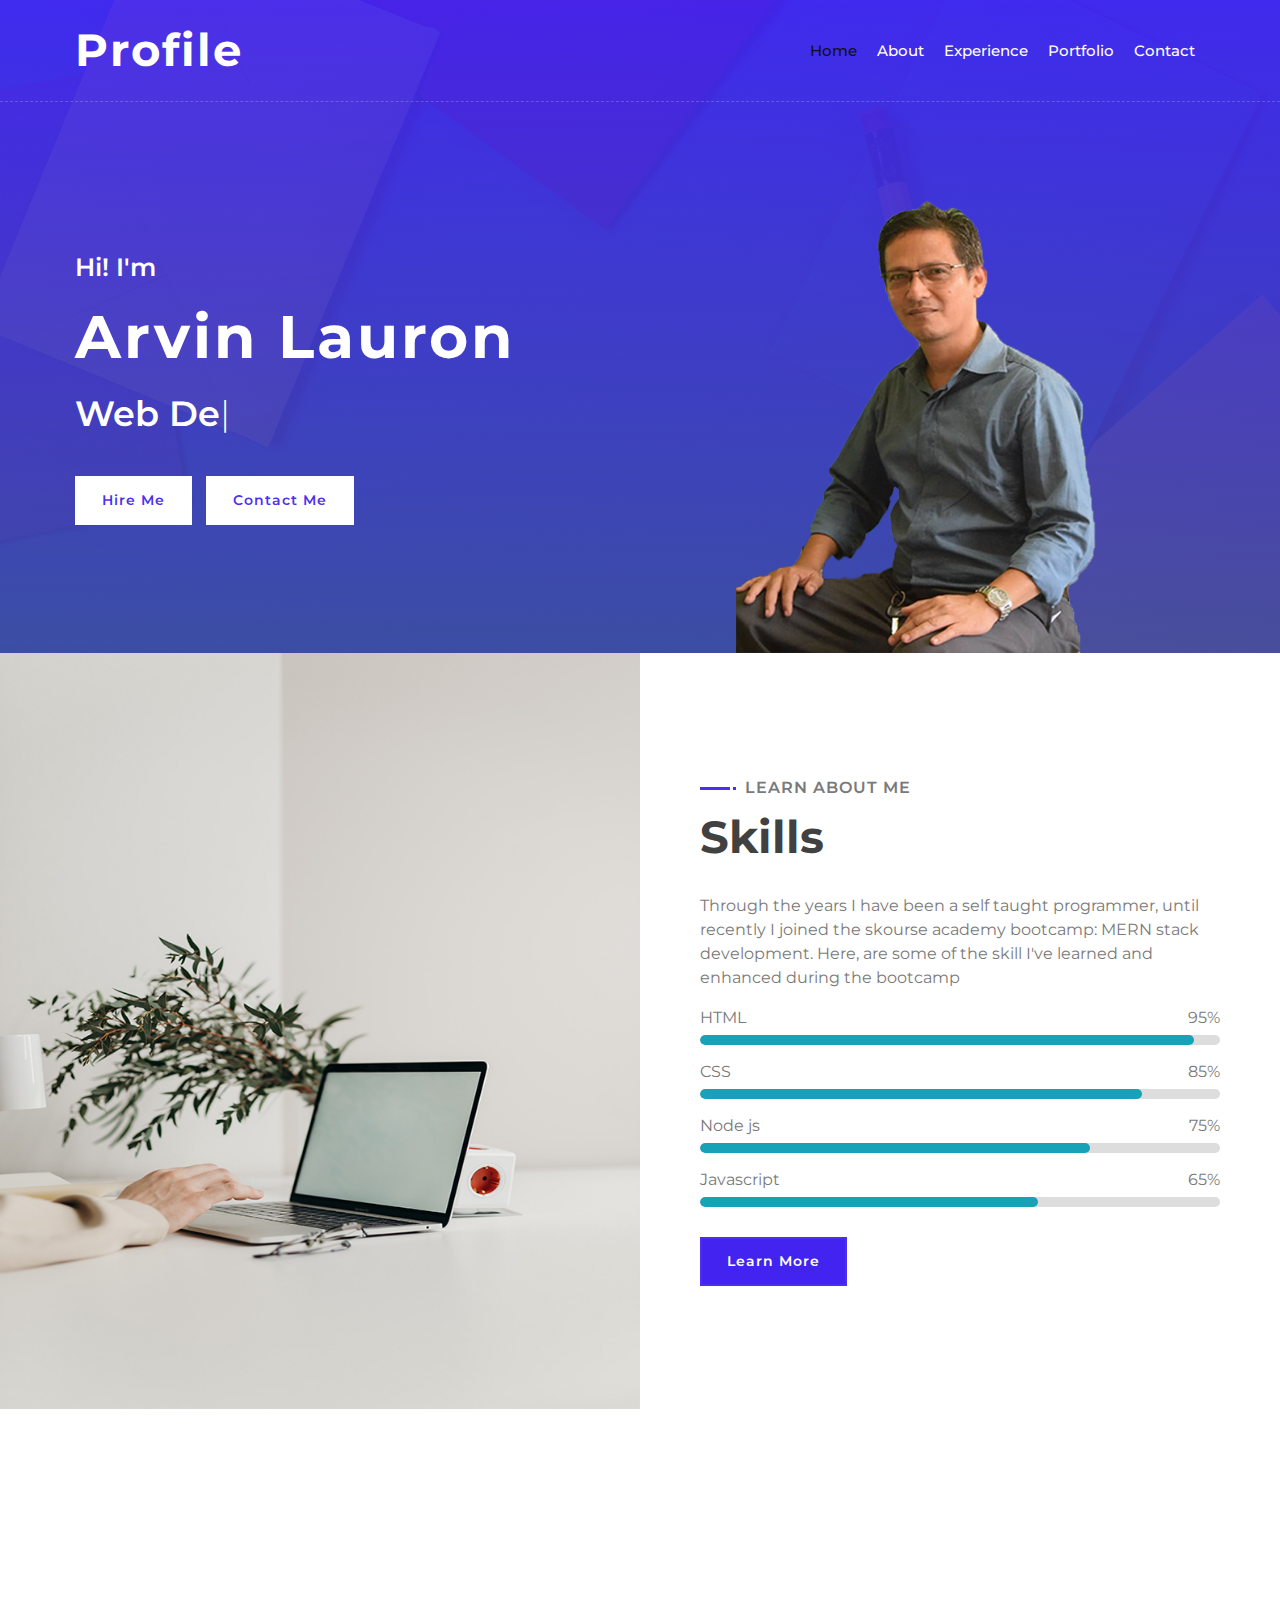
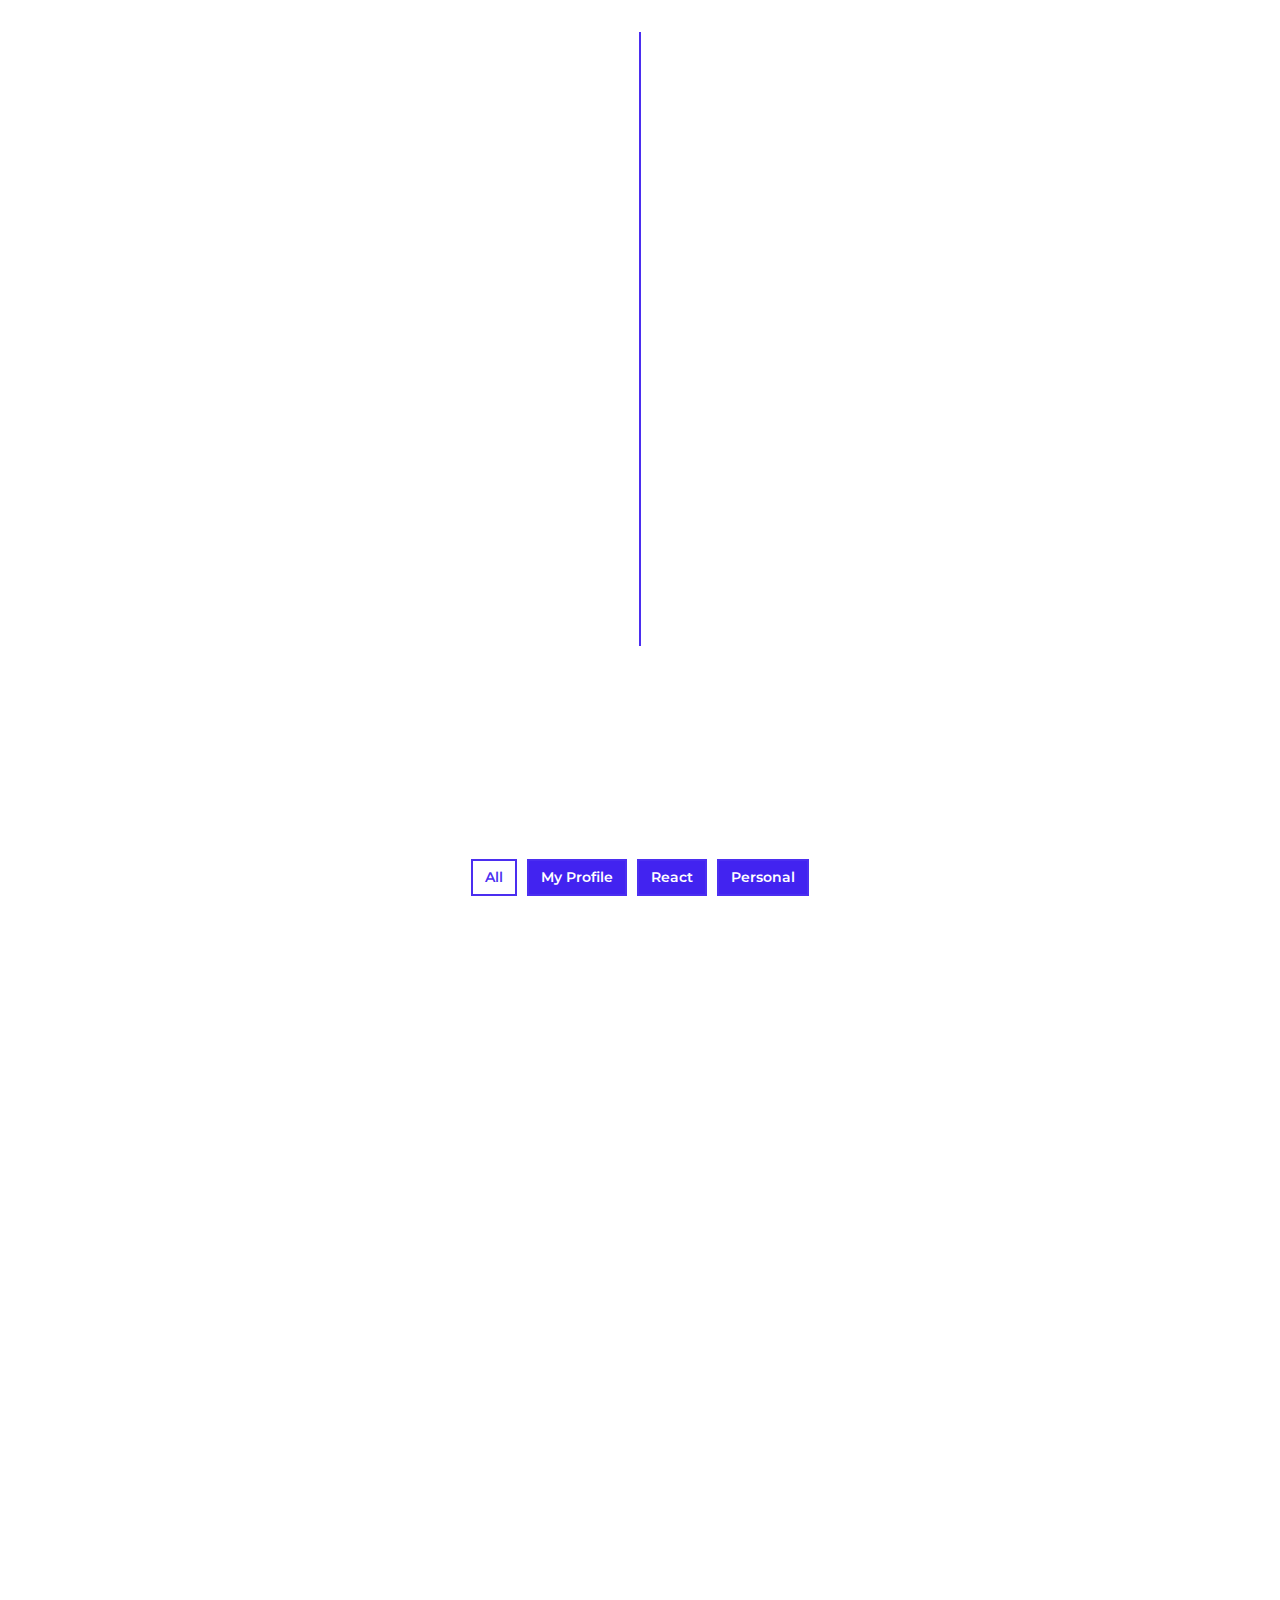
<file: index.html>
<!DOCTYPE html>
<html lang="en">
  <head>
    <meta charset="utf-8" />
    <title>- Arvs Portfolio</title>
    <meta content="width=device-width, initial-scale=1.0" name="viewport" />
    <meta content="Arvs Profile" name="keywords" />
  </head>
  <link href="img/favicon.ico" rel="icon" />
  <!-- Google Font -->
  <link
    href="https://fonts.googleapis.com/css2?family=Montserrat:wght@300;400;500;600;700&display=swap"
    rel="stylesheet"
  />
  <link
    href="https://stackpath.bootstrapcdn.com/bootstrap/4.4.1/css/bootstrap.min.css"
    rel="stylesheet"
  />
  <link
    href="https://cdnjs.cloudflare.com/ajax/libs/font-awesome/5.10.0/css/all.min.css"
    rel="stylesheet"
  />
  <link href="lib/animate/animate.min.css" rel="stylesheet" />
  <link href="lib/owlcarousel/assets/owl.carousel.min.css" rel="stylesheet" />

  <link href="lib/lightbox/css/lightbox.min.css" rel="stylesheet" />
  <link href="css/style.css" rel="stylesheet" />
  <body data-spy="scroll" data-target=".navbar" data-offset="51">
    <div class="navbar navbar-expand-lg bg-light navbar-light">
      <div class="container-fluid">
        <a href="index.html" class="navbar-brand">Profile</a>
        <button
          type="button"
          class="navbar-toggler"
          data-toggle="collapse"
          data-target="#navbarCollapse"
        >
          <span class="navbar-toggler-icon"></span>
        </button>

        <div
          class="collapse navbar-collapse justify-content-between"
          id="navbarCollapse"
        >
          <div class="navbar-nav ml-auto">
            <a href="#home" class="nav-item nav-link active">Home</a>
            <a href="#about" class="nav-item nav-link">About</a>
            <a href="#experience" class="nav-item nav-link">Experience</a>
            <a href="#portfolio" class="nav-item nav-link">Portfolio</a>
            <a href="#contact" class="nav-item nav-link">Contact</a>
          </div>
        </div>
      </div>
    </div>

    <!-- Hero Start -->
    <div class="hero" id="home">
      <div class="container-fluid">
        <div class="row align-items-center">
          <div class="col-sm-12 col-md-6">
            <div class="hero-content">
              <div class="hero-text">
                <p>Hi! I'm</p>
                <h1>Arvin Lauron</h1>
                <h2></h2>
                <div class="typed-text">
                  Web Developer, Apps Developer, Mikrotik Network Engineer, College Instructor
                </div>
              </div>
              <div class="hero-btn">
                <a class="btn" href="">Hire Me</a>
                <a class="btn" href="#contact">Contact Me</a>
              </div>
            </div>
          </div>
          <div class="col-sm-12 col-md-5 d-none d-md-block">
            <div class="hero-image">
              <img src="img/hero.png" alt="Hero Image" />
            </div>
          </div>
        </div>
      </div>
    </div>
    <!-- Hero End -->

    <!-- About Start -->
    <div class="about wow fadeInUp" data-wow-delay="0.1s" id="about">
      <div class="container-fluid">
        <div class="row align-items-center">
          <div class="col-lg-6">
            <div class="about-img">
              <img src="img/about.jpg" alt="Image" />
            </div>
          </div>
          <div class="col-lg-6">
            <div class="about-content">
              <div class="section-header text-left">
                <p>Learn About Me</p>
                <h2>Skills</h2>
              </div>
              <div class="about-text">
                <p>
                  Through the years I have been a self taught programmer, until recently I joined the skourse academy 
                  bootcamp: MERN stack development. Here, are some of the skill I've learned and enhanced during the bootcamp
                </p>
              </div>
              <div class="skills">
                <div class="skill-name">
                  <p>HTML</p>
                  <p>95%</p>
                </div>
                <div class="progress">
                  <div
                    class="progress-bar bg-info"
                    role="progressbar"
                    style="width: 95%"
                    aria-valuenow="95"
                    aria-valuemin="0"
                    aria-valuemax="100"
                  ></div>
                </div>
                <div class="skill-name">
                  <p>CSS</p>
                  <p>85%</p>
                </div>
                <div class="progress">
                  <div
                    class="progress-bar bg-info"
                    role="progressbar"
                    style="width: 85%"
                    aria-valuenow="85"
                    aria-valuemin="0"
                    aria-valuemax="100"
                  ></div>
                </div>
                <div class="skill-name">
                  <p>Node js</p>
                  <p>75%</p>
                </div>
                <div class="progress">
                  <div
                    class="progress-bar bg-info"
                    role="progressbar"
                    style="width: 75%"
                    aria-valuenow="75"
                    aria-valuemin="0"
                    aria-valuemax="100"
                  ></div>
                </div>
                <div class="skill-name">
                  <p>Javascript</p>
                  <p>65%</p>
                </div>
                <div class="progress">
                  <div
                    class="progress-bar bg-info"
                    role="progressbar"
                    style="width: 65%"
                    aria-valuenow="65"
                    aria-valuemin="0"
                    aria-valuemax="100"
                  ></div>
                </div>
              </div>
              <a class="btn" href="">Learn More</a>
            </div>
          </div>
        </div>
      </div>
    </div>
    <!-- About End -->
    <!-- Experience Start -->
    <div class="experience" id="experience">
      <div class="container">
        <header
          class="section-header text-center wow zoomIn"
          data-wow-delay="0.1s"
        >
          <p>My Resume</p>
          <h2>Working Experience</h2>
        </header>
        <div class="timeline">
          <div class="timeline-item left wow slideInLeft" data-wow-delay="0.1s">
            <div class="timeline-text">
              <div class="timeline-date">2015 - 2017</div>
              <h2>Network & System's Administrator</h2>
              <h4>St. Peter's College of Toril, Davao City</h4>
              <p>
                Responsible for the day-to-day operation of the school networks. Organize, install and support
                the organization's computer systems, including LANs and WANs and other data communication
              </p>
            </div>
          </div>
          <div
            class="timeline-item right wow slideInRight"
            data-wow-delay="0.1s"
          >
            <div class="timeline-text">
              <div class="timeline-date">2017 - 2019</div>
              <h2>Supervisor</h2>
              <h4>ShipElectronic, Davao</h4>
              <p>
               Responsible for managing the Davao team of ShipElectronic.
              </p>
            </div>
          </div>
          <div class="timeline-item left wow slideInLeft" data-wow-delay="0.1s">
            <div class="timeline-text">
              <div class="timeline-date">2019 - present</div>
              <h2>College Professor</h2>
              <h4>St. Peter's College of Toril, Davao City</h4>
              <p>
                Instruct and guide BSIT student of St. Peter's College of Toril
              </p>
            </div>
          </div>
        </div>
      </div>
    </div>
    <!-- Job Experience End -->
    
    <!-- Portfolio Start -->
    <div class="portfolio" id="portfolio">
      <div class="container">
        <div
          class="section-header text-center wow zoomIn"
          data-wow-delay="0.1s"
        >
          <p>My Portfolio</p>
          <h2>My Excellent Portfolio</h2>
        </div>
        <div class="row">
          <div class="col-12">
            <ul id="portfolio-filter">
              <li data-filter="*" class="filter-active">All</li>
              <li data-filter=".filter-1">My Profile</li>
              <li data-filter=".filter-2">React</li>
              <li data-filter=".filter-3">Personal</li>
            </ul>
          </div>
        </div>
        <div class="row portfolio-container">
          <div
            class="col-lg-4 col-md-6 col-sm-12 portfolio-item filter-1 wow fadeInUp"
            data-wow-delay="0.0s"
          >
            <div class="portfolio-wrap">
              <div class="portfolio-img">
                <a href="https://arvinlauron.github.io"><img src="img/portfolio-1.jpg" alt="Image" /></a>
              </div>
              <div class="portfolio-text">
                <h3><a href= "https://arvinlauron.github.io">My Profile Website</a></h3>
                <a
                  class="btn"
                  href="img/portfolio-1.jpg"
                  data-lightbox="portfolio"
                  
                  >+</a
                >
              </div>
            </div>
          </div>
          <div
            class="col-lg-4 col-md-6 col-sm-12 portfolio-item filter-2 wow fadeInUp"
            data-wow-delay="0.2s"
          >
            <div class="portfolio-wrap">
              <div class="portfolio-img">
                <a href="https://github.com/arvinlauron/skourse-capstone.git"><img src="img/portfolio-2.jpg" alt="Image" /></a>
              </div>
              <div class="portfolio-text">
                <h3><a href="https://github.com/arvinlauron/skourse-capstone.git">Asset Management App</a></h3>
                <a
                  class="btn"
                  href="img/portfolio-2.jpg"
                  data-lightbox="portfolio"
                  >+</a
                >
              </div>
            </div>
          </div>
          <div
            class="col-lg-4 col-md-6 col-sm-12 portfolio-item filter-2 wow fadeInUp"
            data-wow-delay="0.4s"
          >
            <div class="portfolio-wrap">
              <div class="portfolio-img">
                <a href="https://arcane-mountain-29379.herokuapp.com"><img src="img/portfolio-3.jpg" alt="Image" /></a>
              </div>
              <div class="portfolio-text">
                <h3><a href=https://arcane-mountain-29379.herokuapp.com>React Todo App</a></h3>
                <a
                  class="btn"
                  href="img/portfolio-3.jpg"
                  data-lightbox="portfolio"
                  >+</a
                >
              </div>
            </div>
          </div>
          <div
            class="col-lg-4 col-md-6 col-sm-12 portfolio-item filter-2 wow fadeInUp"
            data-wow-delay="0.6s"
          >
            <div class="portfolio-wrap">
              <div class="portfolio-img">
               <a href="https://fathomless-savannah-06722.herokuapp.com"> <img src="img/portfolio-4.jpg" alt="Image" /></a>
              </div>
              <div class="portfolio-text">
                <h3><a href="https://fathomless-savannah-06722.herokuapp.com/">Weather App</a></h3>
                <a
                  class="btn"
                  href="img/portfolio-4.jpg"
                  data-lightbox="portfolio"
                  >+</a
                >
              </div>
            </div>
          </div>
        </div>
      </div>
    </div>
    <!-- Portfolio End -->

 <!-- Contact Start -->
 <div class="contact wow fadeInUp" data-wow-delay="0.1s" id="contact">
  <div class="container-fluid">
      <div class="container">
          <div class="row align-items-center">
              <div class="col-md-4"></div>
              <div class="col-md-8">
                  <div class="contact-form">
                      <div id="success"></div>
                      <form name="sentMessage" id="contactForm" novalidate="novalidate">
                          <div class="control-group">
                              <input type="text" class="form-control" id="name" placeholder="Your Name" required="required" data-validation-required-message="Please enter your name" />
                              <p class="help-block"></p>
                          </div>
                          <div class="control-group">
                              <input type="email" class="form-control" id="email" placeholder="Your Email" required="required" data-validation-required-message="Please enter your email" />
                              <p class="help-block"></p>
                          </div>
                          <div class="control-group">
                              <input type="text" class="form-control" id="subject" placeholder="Subject" required="required" data-validation-required-message="Please enter a subject" />
                              <p class="help-block"></p>
                          </div>
                          <div class="control-group">
                              <textarea class="form-control" id="message" placeholder="Message" required="required" data-validation-required-message="Please enter your message"></textarea>
                              <p class="help-block"></p>
                          </div>
                          <div>
                              <button class="btn" type="submit" id="sendMessageButton">Send Message</button>
                          </div>
                      </form>
                  </div>
              </div>
          </div>
      </div>
  </div>
</div>
<!-- Contact End -->
    <!-- Footer Start -->
    <div class="footer wow fadeIn" data-wow-delay="0.3s">
      <div class="container-fluid">
        <div class="container">
          <div class="footer-info">
            <h2>Arvin Lauron</h2>
            <h3>Tacunan, Davao City, Philippines</h3>
            <div class="footer-menu">
              <p>+63 925 819 6483</p>
              <p>arvinglauron@gmail.com</p>
            </div>
            <div class="footer-social">
              <a href="https://github.com/arvinlauron"><i class="fab fa-github"></i></a>
              <a href="https://www.facebook.com/settings?tab=account&section=username"><i class="fab fa-facebook-f"></i></a>
              <a href="https://www.linkedin.com/in/arvin-lauron-b0b992140"><i class="fab fa-linkedin-in"></i></a>
            </div>
          </div>
        </div>
        <div class="container copyright">
          <p>
            &copy; <a href="#">My Profile, All Right Reserved | Designed By</a>
            <a href="https://htmlcodex.com">HTML Codex</a>
          </p>
        </div>
      </div>
    </div>
    <!-- Footer End -->
    <!-- Back to top button -->
    <a href="#" class="btn back-to-top"><i class="fa fa-chevron-up"></i></a>

    <!-- Pre Loader -->
    <div id="loader" class="show">
      <div class="loader"></div>
    </div>
    <!--javascript-->
    <script src="https://code.jquery.com/jquery-3.4.1.min.js"></script>
    <script src="https://stackpath.bootstrapcdn.com/bootstrap/4.4.1/js/bootstrap.bundle.min.js"></script>
    <script src="lib/easing/easing.min.js"></script>
    <script src="lib/wow/wow.min.js"></script>
    <script src="lib/waypoints/waypoints.min.js"></script>
    <script src="lib/typed/typed.min.js"></script>
    <script src="lib/owlcarousel/owl.carousel.min.js"></script>
    <script src="lib/isotope/isotope.pkgd.min.js"></script>
    <script src="lib/lightbox/js/lightbox.min.js"></script>

    <script src="js/main.js"></script>
  </body>
</html>
</file>
<file: css/style.css>
/*******************************/
/********* General CSS *********/
/*******************************/
body {
    color: #797979;
    background: #ffffff;
    font-family: 'Montserrat', sans-serif;
}

h1,
h2, 
h3, 
h4,
h5, 
h6 {
    color: #414141;
}

a {
    color: #313131;
    transition: .3s;
}

a:hover,
a:active,
a:focus {
    color: #4123eff2;
    outline: none;
    text-decoration: none;
}

.btn:focus,
.form-control:focus {
    box-shadow: none;
}

.container-fluid {
    max-width: 1366px;
}

.btn {
    padding: 12px 25px;
    font-size: 14px;
    font-weight: 600;
    letter-spacing: 1px;
    color: #ffffff;
    background: #4123eff2;
    border: 2px solid transparent;
    border-radius: 0;
    box-shadow: inset 0 0 0 50px #4123eff2;
    transition: ease-out 0.3s;
    -webkit-transition: ease-out 0.3s;
    -moz-transition: ease-out 0.3s;
}

.btn:hover {
    color: #4123eff2;
    background: transparent;
    box-shadow: inset 0 0 0 0 #4123eff2;
    border-color: #4123eff2;
}

#loader {
    position: fixed;
    top: 0;
    right: 0;
    bottom: 0;
    left: 0;
    display: flex;
    align-items: center;
    justify-content: center;
    background: #ffffff;
    opacity: 0;
    visibility: hidden;
    -webkit-transition: opacity .3s ease-out, visibility 0s linear .3s;
    -o-transition: opacity .3s ease-out, visibility 0s linear .3s;
    transition: opacity .3s ease-out, visibility 0s linear .3s;
    z-index: 999;
}

#loader.show {
    -webkit-transition: opacity .6s ease-out, visibility 0s linear 0s;
    -o-transition: opacity .6s ease-out, visibility 0s linear 0s;
    transition: opacity .6s ease-out, visibility 0s linear 0s;
    visibility: visible;
    opacity: 1;
}

#loader .loader {
    position: relative;
    width: 45px;
    height: 45px;
    border: 5px solid #dddddd;
    border-top: 5px solid #3a18cf;
    border-radius: 50%;
    -webkit-animation: spin 2s linear infinite;
    animation: spin 2s linear infinite;
}

@-webkit-keyframes spin {
    0% { -webkit-transform: rotate(0deg); }
    100% { -webkit-transform: rotate(360deg); }
}

@keyframes spin {
    0% { transform: rotate(0deg); }
    100% { transform: rotate(360deg); }
}

.back-to-top {
    position: fixed;
    display: none;
    width: 44px;
    height: 44px;
    padding: 8px 0;
    text-align: center;
    line-height: 1;
    font-size: 22px;
    right: 15px;
    bottom: 15px;
    z-index: 9;
}

.back-to-top i {
    color: #ffffff;
}

.back-to-top:hover i {
    color: #414141;
}


/**********************************/
/*********** Nav Bar CSS **********/
/**********************************/
.navbar {
    position: relative;
    transition: .5s;
    z-index: 999;
}

.navbar.nav-sticky {
    position: fixed;
    top: 0;
    width: 100%;
    box-shadow: 0 2px 5px rgba(0, 0, 0, .3);
}

.navbar .navbar-brand {
    margin: 0;
    font-size: 45px;
    line-height: 0px;
    font-weight: 700;
    letter-spacing: 2px;
    transition: .5s;
    
}

.navbar .navbar-brand img {
    max-width: 100%;
    max-height: 40px;
}

.navbar .dropdown-menu {
    margin-top: 0;
    border: 0;
    border-radius: 0;
    background: #f8f9fa;
}

@media (min-width: 992px) {
    .navbar {
        position: absolute;
        width: 100%;
        padding: 30px 60px;
        background: transparent !important;
        border-bottom: 1px dashed rgba(256, 256, 256, .2);
        z-index: 9;
    }
    
    .navbar.nav-sticky {
        padding: 10px 60px;
        background: #ffffff !important;
    }
    
    .navbar .navbar-brand {
        color: #ffffff;
    }
    
    .navbar.nav-sticky .navbar-brand {
        color: #4123eff2;
    }

    .navbar-light .navbar-nav .nav-link,
    .navbar-light .navbar-nav .nav-link:focus {
        padding: 10px 10px 8px 10px;
        color: #ffffff;
        font-size: 15px;
        font-weight: 500;
    }
    
    .navbar-light.nav-sticky .navbar-nav .nav-link,
    .navbar-light.nav-sticky .navbar-nav .nav-link:focus {
        color: #414141;
    }

    .navbar-light .navbar-nav .nav-link:hover,
    .navbar-light .navbar-nav .nav-link.active {
        color: #111111;
    }
    
    .navbar-light.nav-sticky .navbar-nav .nav-link:hover,
    .navbar-light.nav-sticky .navbar-nav .nav-link.active {
        color: #4123eff2;
    }
}

@media (max-width: 991.98px) {   
    .navbar {
        padding: 15px;
        background: #ffffff !important;
    }
    
    .navbar .navbar-brand {
        color: #4123eff2;
    }
    
    .navbar .navbar-nav {
        margin-top: 15px;
    }
    
    .navbar a.nav-link {
        padding: 5px;
    }
    
    .navbar .dropdown-menu {
        box-shadow: none;
    }
}


/*******************************/
/********** Hero CSS ***********/
/*******************************/
.hero {
    position: relative;
    width: 100%;
    margin-bottom: 45px;
    padding: 120px 0 0 0;
    overflow: hidden;
    background: linear-gradient(rgba(67, 37, 239, 0.949), rgba(63, 74, 160, 0.95)), url(../img/hero-bg.jpg);
    background-position: center;
    background-repeat: no-repeat;
    background-size: cover;
}

.hero .container-fluid {
    padding: 0;
}

.hero .hero-image {
    position: relative;
    text-align: right;
    padding-right: 75px;
}

.hero .hero-image img {
    max-width: 90%;
    max-height: 90%;
}

.hero .hero-content {
    position: relative;
    padding-left: 75px;
    display: flex;
    align-items: flex-start;
    justify-content: center;
    flex-direction: column;
}

.hero .hero-text p {
    color: #ffffff;
    font-size: 25px;
    font-weight: 600;
    margin-bottom: 15px;
}

.hero .hero-text h1 {
    color: #ffffff;
    font-size: 60px;
    font-weight: 700;
    letter-spacing: 3px;
    margin-bottom: 15px;
}

.hero .hero-text h2 {
    display: inline-block;
    margin: 0;
    height: 35px;
    color: #ffffff;
    font-size: 35px;
    font-weight: 600;
}

.hero .hero-text .typed-text {
    display: none;
}

.hero .hero-text .typed-cursor {
    font-size: 35px;
    font-weight: 300;
    color: #ffffff;
}

.hero .hero-btn .btn {
    margin-top: 35px;
    color: #4123eff2;
    background: #ffffff;
    box-shadow: inset 0 0 0 50px #ffffff;
}

.hero .hero-btn .btn:hover {
    color: #ffffff;
    background: transparent;
    box-shadow: inset 0 0 0 0 #ffffff;
    border-color: #ffffff;
}

.hero .hero-btn .btn:first-child {
    margin-right: 10px;
}

@media (max-width: 991.98px) {
    .hero {
        padding-top: 60px;
    }
    
    .hero .hero-content {
        padding: 0 15px;
    }
    
    .hero .hero-text p {
        font-size: 20px;
    }
    
    .hero .hero-text h1 {
        font-size: 45px;
    }
    
    .hero .hero-text h2 {
        font-size: 25px;
        height: 25px;
    }
    
    .hero .hero-btn .btn {
        padding: 12px 30px;
        letter-spacing: 1px;
    }
}

@media (max-width: 767.98px) {
    .hero {
        padding-top: 60px;
        padding-bottom: 60px;
    }
    
    .hero,
    .hero .hero-text,
    .hero .hero-btn {
        width: 100%;
        text-align: center;
    }
    
    .hero .hero-text p {
        font-size: 18px;
    }
    
    .hero .hero-text h1 {
        font-size: 35px;
    }
    
    .hero .hero-text h2 {
        font-size: 22px;
        height: 22px;
    }
    
    .hero .hero-btn .btn {
        padding: 10px 15px;
        letter-spacing: 1px;
    }
}

@media (max-width: 575.98px) {
    .hero .hero-text p {
        font-size: 16px;
    }
    
    .hero .hero-text h1 {
        font-size: 30px;
    }
    
    .hero .hero-text h2 {
        font-size: 18px;
        height: 18px;
    }
    
    .hero .hero-btn .btn {
        padding: 8px 10px;
        letter-spacing: 0;
    }
}


/*******************************/
/******* Section Header ********/
/*******************************/
.section-header {
    position: relative;
    margin-bottom: 45px;
}

.section-header p {
    display: inline-block;
    margin: 0 30px;
    margin-bottom: 10px;
    padding-left: 15px;
    position: relative;
    font-size: 16px;
    font-weight: 600;
    letter-spacing: 1px;
    text-transform: uppercase;
    background: #ffffff;
}

.section-header p::before {
    position: absolute;
    content: "";
    height: 3px;
    top: 11px;
    right: 0;
    left: -30px;
    background: #4123eff2;
    z-index: -1;
}

.section-header p::after {
    position: absolute;
    content: "";
    width: 3px;
    height: 3px;
    top: 11px;
    left: 3px;
    background: #4123eff2;
    z-index: 1;
}

.section-header h2 {
    margin: 0;
    position: relative;
    font-size: 45px;
    font-weight: 700;
}

@media (max-width: 767.98px) {
    .section-header h2 {
        font-size: 30px;
    }
}


/*******************************/
/********** About CSS **********/
/*******************************/
.about {
    position: relative;
    width: 100%;
    margin: -45px 0 45px 0;
}

.about .col-lg-6 {
    padding: 0;
}

.about .section-header {
    margin-bottom: 30px;
}

.about .about-img {
    position: relative;
    height: 100%;
}

.about .about-img img {
    position: relative;
    width: 100%;
    height: 100%;
    object-fit: cover;
}

.about .about-content {
    padding: 0 60px;
}

.about .about-text p {
    font-size: 16px;
}

.about .skills {
    margin-bottom: 30px;
}

.about .skill-name {
    margin-top: 15px;
}

.about .skill-name p {
    display: inline-block;
    margin-bottom: 5px;
    font-size: 16px;
    font-weight: 400;
}

.about .skill-name p:last-child {
    float: right;
}

.about .progress {
    height: 10px;
    border-radius: 10px;
    background: #dddddd;
}

.about .progress .progress-bar {
    width: 0px;
    background: #4123eff2;
    border-radius: 10px;
    transition: 2s;
}

.about .about-text a.btn {
    margin-top: 15px;
}

@media (max-width: 991.98px) {
    .about .about-content {
        padding: 45px 15px 0 15px;
    }
}


/*******************************/
/******* Experience CSS ********/
/*******************************/
.experience {
    position: relative;
    padding: 45px 0 15px 0;
}

.experience .timeline {
    position: relative;
    width: 100%;
}

.experience .timeline::after {
    content: '';
    position: absolute;
    width: 2px;
    background: #4123eff2;
    top: 0;
    bottom: 0;
    left: 50%;
    margin-left: -1px;
}

.experience .timeline .timeline-item {
    position: relative;
    background: inherit;
    width: 50%;
    margin-bottom: 30px;
}

.experience .timeline .timeline-item.left {
    left: 0;
    padding-right: 30px;
}

.experience .timeline .timeline-item.right {
    left: 50%;
    padding-left: 30px;
}

.experience .timeline .timeline-item::after {
    content: '';
    position: absolute;
    width: 16px;
    height: 16px;
    top: 48px;
    right: -8px;
    background: #ffffff;
    border: 2px solid #4123eff2;
    border-radius: 16px;
    z-index: 1;
}

.experience .timeline .timeline-item.right::after {
    left: -8px;
}

.experience .timeline .timeline-item::before {
  content: '';
  position: absolute;
  width: 0;
  height: 0;
  top: 46px;
  right: 10px;
  z-index: 1;
  border: 10px solid;
  border-color: transparent transparent transparent #dddddd;
}

.experience .timeline .timeline-item.right::before {
  left: 10px;
  border-color: transparent #dddddd transparent transparent;
}

.experience .timeline .timeline-date {
    position: absolute;
    width: 100%;
    top: 44px;
    font-size: 16px;
    font-weight: 600;
    color: #4123eff2;
    text-transform: uppercase;
    letter-spacing: 1px;
    z-index: 1;
}

.experience .timeline .timeline-item.left .timeline-date {
    text-align: left;
    left: calc(100% + 55px);
}

.experience .timeline .timeline-item.right .timeline-date {
    text-align: right;
    right: calc(100% + 55px);
}

.experience .timeline .timeline-text {
    padding: 30px;
    background: #ffffff;
    position: relative;
    border-right: 5px solid #dddddd;
    box-shadow: 0 0 60px rgba(0, 0, 0, .08);
}

.experience .timeline .timeline-item.right .timeline-text {
    border-right: none;
    border-left: 5px solid #dddddd;
}

.experience .timeline .timeline-text h2 {
    margin: 0 0 5px 0;
    font-size: 22px;
    font-weight: 600;
}

.experience .timeline .timeline-text h4 {
    margin: 0 0 10px 0;
    font-size: 16px;
    font-style: italic;
    font-weight: 400;
}

.experience .timeline .timeline-text p {
    margin: 0;
    font-size: 16px;
}

@media (max-width: 767.98px) {
    .experience .timeline::after {
        left: 8px;
    }

    .experience .timeline .timeline-item {
        width: 100%;
        padding-left: 38px;
    }
    
    .experience .timeline .timeline-item.left {
        padding-right: 0;
    }
    
    .experience .timeline .timeline-item.right {
        left: 0%;
        padding-left: 38px;
    }

    .experience .timeline .timeline-item.left::after, 
    .experience .timeline .timeline-item.right::after {
        left: 0;
    }
    
    .experience .timeline .timeline-item.left::before,
    .experience .timeline .timeline-item.right::before {
        left: 18px;
        border-color: transparent #dddddd transparent transparent;
    }
    
    .experience .timeline .timeline-item.left .timeline-date,
    .experience .timeline .timeline-item.right .timeline-date {
        position: relative;
        top: 0;
        right: auto;
        left: 0;
        text-align: left;
        margin-bottom: 10px;
    }
    
    .experience .timeline .timeline-item.left .timeline-text,
    .experience .timeline .timeline-item.right .timeline-text {
        border-right: none;
        border-left: 5px solid #dddddd;
    }
}



/*******************************/
/******** Portfolio CSS ********/
/*******************************/
.portfolio {
    position: relative;
    padding: 45px 0 15px 0;
}

.portfolio #portfolio-filter {
    padding: 0;
    margin: -15px 0 25px 0;
    list-style: none;
    font-size: 0;
    text-align: center;
}

.portfolio #portfolio-filter li {
    cursor: pointer;
    display: inline-block;
    margin: 5px;
    padding: 6px 12px;
    font-size: 14px;
    font-weight: 600;
    color: #ffffff;
    background: #4123eff2;
    border: 2px solid transparent;
    border-radius: 0;
    box-shadow: inset 0 0 0 50px #4123eff2;
    transition: ease-out 0.3s;
    -webkit-transition: ease-out 0.3s;
    -moz-transition: ease-out 0.3s;
}

.portfolio #portfolio-filter li:hover,
.portfolio #portfolio-filter li.filter-active {
    color: #4123eff2;
    background: transparent;
    box-shadow: inset 0 0 0 0 #4123eff2;
    border-color: #4123eff2;
}

.portfolio .portfolio-item {
    position: relative;
}

.portfolio .portfolio-wrap {
    position: relative;
    width: 100%;
}

.portfolio .portfolio-img {
    position: relative;
    overflow: hidden;
}

.portfolio .portfolio-img img {
    position: relative;
    width: 100%; 
    height: 100%; 
    object-fit: cover;
    transform: scale(1.1);
    transition: .5s;
}

.portfolio .portfolio-item:hover img {
    margin-left: 15px;
}

.portfolio .portfolio-text {
    position: relative;
    height: 60px;
    width: calc(100% - 30px);
    margin: -30px 15px 30px 15px;
    display: flex;
    align-items: center;
    background: #ffffff;
    box-shadow: 0 0 15px rgba(0, 0, 0, .12);
}

.portfolio .portfolio-text h3 {
    width: calc(100% - 70px);
    font-size: 18px;
    font-weight: 600;
    margin: 0 0 0 15px;
    white-space: nowrap;
    overflow: hidden;
}

.portfolio .portfolio-text a.btn {
    width: 50px;
    height: 50px;
    padding: 0 0 2px 1px;
    display: flex;
    align-items: center;
    justify-content: center;
    font-size: 45px;
    font-weight: 100;
}

.portfolio .portfolio-item:hover a.btn {
    color: #4123eff2;
    background: transparent;
    box-shadow: inset 0 0 0 0 #4123eff2;
    border-color: #4123eff2;
}



/*******************************/
/********* Contact CSS *********/
/*******************************/
.contact {
    position: relative;
    width: 100%;
    margin: 45px 0;
    background: linear-gradient(rgba(67, 37, 239, 0.949), rgba(63, 74, 160, 0.65));
}

.contact .container-fluid {
    background: url(../img/contact.jpg) left center no-repeat;
    background-size: contain;
}

.contact .contact-form {
    position: relative;
    padding: 90px 0 90px 75px;
    /* background: linear-gradient(rgba(67, 37, 239, 0.949), rgba(63, 74, 160, 0.95));
    */
}

.contact .contact-form input {
    color: #ffffff;
    padding: 15px 0;
    background: none;
    border-radius: 0;
    border: none;
    border-bottom: 1px solid rgba(256, 256, 256, .5);
}

.contact .contact-form textarea {
    color: #ffffff;
    height: 90px;
    padding: 15px 0;
    background: none;
    border-radius: 0;
    border: none;
    border-bottom: 1px solid rgba(256, 256, 256, .5);
}

.contact .contact-form .form-control::placeholder {
    color: #ffffff;
    opacity: 1;
}

.contact .contact-form .form-control:-ms-input-placeholder,
.contact .contact-form .form-control::-ms-input-placeholder {
    color: #ffffff;
}

.contact .contact-form .btn {
    margin-top: 35px;
    color: #4123eff2;
    background: #ffffff;
    box-shadow: inset 0 0 0 50px #ffffff;
}

.contact .contact-form .btn:hover {
    color: #ffffff;
    background: transparent;
    box-shadow: inset 0 0 0 0 #ffffff;
    border-color: #ffffff;
}

.contact .help-block ul {
    margin: 0;
    padding: 0;
    list-style-type: none;
    font-size: 14px;
    font-style: italic;
    color: #ffffff;
}

@media (max-width: 767.98px) {
    .contact .container-fluid {
        background: none;
    }
    
    .contact .contact-form {
        padding: 90px 0;
    }
}




/*******************************/
/********* Footer CSS **********/
/*******************************/
.footer {
    position: relative;
    margin-top: 45px;
    background: linear-gradient(rgba(67, 37, 239, 0.949), rgba(63, 74, 160, 0.65));
}

.footer .container-fluid {
    padding: 60px 0 0 0;
}

.footer .footer-info {
    position: relative;
    width: 100%;
    text-align: center;
}

.footer .footer-info h2 {
    margin-bottom: 20px;
    font-size: 30px;
    font-weight: 700;
    color: #ffffff;
}

.footer .footer-info h3 {
    margin-bottom: 25px;
    font-size: 22px;
    font-weight: 600;
    color: #ffffff;
}

.footer .footer-menu {
    width: 100%;
    display: flex;
    justify-content: center;
}

.footer .footer-menu p {
    color: #ffffff;
    font-size: 22px;
    font-weight: 600;
    line-height: 20px;
    padding: 0 15px;
    border-right: 1px solid #ffffff;
}

.footer .footer-menu p:last-child {
    border: none;
}

.footer .footer-social {
    position: relative;
    margin-top: 15px;
}

.footer .footer-social a {
    display: inline-block;
}

.footer .footer-social a i {
    margin-right: 15px;
    font-size: 20px;
    color: #ffffff;
    transition: .3s;
}

.footer .footer-social a:last-child i {
    margin: 0;
}

.footer .footer-social a:hover i {
    color: #414141;
}

.footer .copyright {
    position: relative;
    text-align: center;
    margin-top: 30px;
    padding-top: 25px;
    padding-bottom: 25px;
}

.footer .copyright::before {
    position: absolute;
    content: "";
    width: 50%;
    height: 1px;
    top: 0;
    left: 25%;
    background: rgba(256, 256, 256, .2);
}

.footer .copyright p {
    margin: 0;
    color: #ffffff;
}

.footer .copyright .col-md-6:last-child p {
    text-align: right;
}

.footer .copyright p a {
    color: #ffffff;
    font-weight: 600;
    font-size: 0.5rem;
}

.footer .copyright p a:hover {
    color: #414141;
}
@media (max-width: 700px){
    .footer .footer-menu p {
        font-size: 12px;
        line-height: 16px;
        padding: 0 5px;
    } 
}

@media (max-width: 575.98px) {
    .footer .footer-info h2 {
        margin-bottom: 20px;
        font-size: 20px;
        font-weight: 600;
    }

    .footer .footer-info h3 {
        margin-bottom: 20px;
        font-size: 16px;
    }

    .footer .footer-menu p {
        font-size: 12px;
        line-height: 16px;
        padding: 0 5px;
    }
}
</file>
